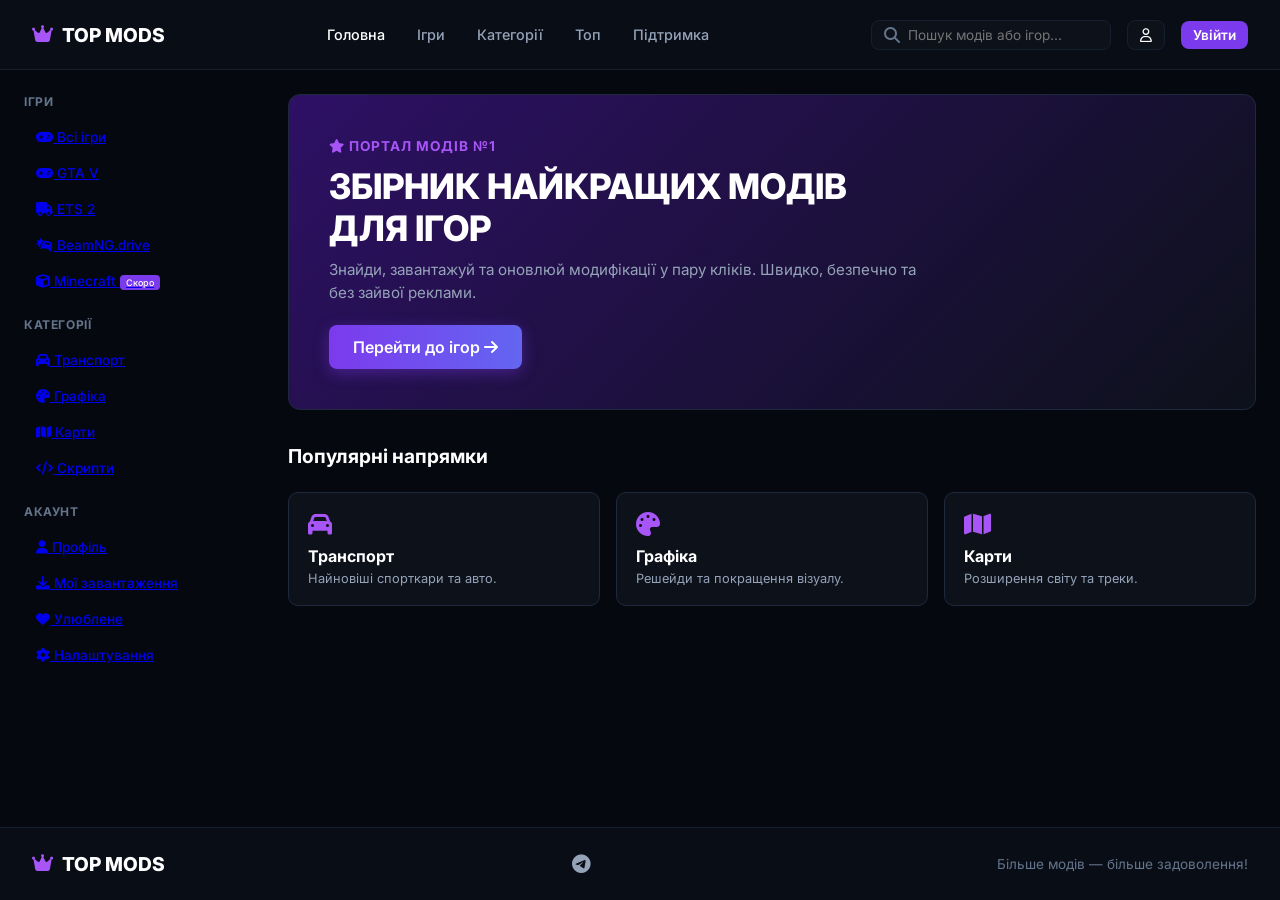
<file: index.html>
<!DOCTYPE html>
<html lang="uk">
<head>
    <meta charset="UTF-8">
    <meta name="viewport" content="width=device-width, initial-scale=1.0">
    <title>TOP MODS — Головна</title>
    <link rel="stylesheet" href="style.css">
    <link rel="stylesheet" href="https://cdnjs.cloudflare.com/ajax/libs/font-awesome/6.4.0/css/all.min.css">
    <link href="https://fonts.googleapis.com/css2?family=Inter:wght@400;500;600;700;800&display=swap" rel="stylesheet">
</head>
<body>

    <!-- Навігація -->
    <header class="navbar">
        <div class="logo"><i class="fa-solid fa-crown"></i> TOP MODS</div>
        <nav class="nav-links">
            <a href="index.html" class="active">Головна</a>
            <a href="games.html">Ігри</a>
            <a href="categories.html">Категорії</a>
            <a href="top.html">Топ</a>
            <a href="support.html">Підтримка</a>
        </nav>
        <div class="nav-right">
            <div class="search-box">
                <i class="fa-solid fa-magnifying-glass"></i>
                <input type="text" placeholder="Пошук модів або ігор...">
            </div>
            <!-- Іконка профілю веде на profile.html -->
            <a href="profile.html" class="icon-btn"><i class="fa-regular fa-user"></i></a>
            <!-- Кнопка Входу веде на auth.html -->
            <a href="auth.html" class="login-btn" style="text-decoration: none;">Увійти</a>
        </div>
    </header>

    <!-- Головний контейнер сайту -->
    <div class="main-container" style="display: flex; gap: 1.5rem; max-width: 1400px; width: 100%; margin: 0 auto; padding: 1.5rem;">
        
        <!-- Лівий сайдбар -->
        <aside class="left-sidebar" style="width: 240px; flex-shrink: 0;">
            <div class="sidebar-section-title">ІГРИ</div>
            <ul class="sidebar-list">
                <li><a href="games.html"><i class="fa-solid fa-gamepad"></i> Всі ігри</a></li>
                <li><a href="games.html"><i class="fa-solid fa-gamepad"></i> GTA V</a></li>
                <li><a href="games.html"><i class="fa-solid fa-truck"></i> ETS 2</a></li>
                <li><a href="games.html"><i class="fa-solid fa-car-burst"></i> BeamNG.drive</a></li>
                <li><a href="games.html"><i class="fa-solid fa-cube"></i> Minecraft <span style="background:#7c3aed; color:#fff; font-size:9px; padding:2px 6px; border-radius:4px; margin-left:auto;">Скоро</span></a></li>
            </ul>

            <div class="sidebar-section-title">КАТЕГОРІЇ</div>
            <ul class="sidebar-list">
                <li><a href="categories.html"><i class="fa-solid fa-car"></i> Транспорт</a></li>
                <li><a href="categories.html"><i class="fa-solid fa-palette"></i> Графіка</a></li>
                <li><a href="categories.html"><i class="fa-solid fa-map"></i> Карти</a></li>
                <li><a href="categories.html"><i class="fa-solid fa-code"></i> Скрипти</a></li>
            </ul>

            <div class="sidebar-section-title">АКАУНТ</div>
            <ul class="sidebar-list">
                <li><a href="profile.html"><i class="fa-solid fa-user"></i> Профіль</a></li>
                <li><a href="profile.html"><i class="fa-solid fa-download"></i> Мої завантаження</a></li>
                <li><a href="profile.html"><i class="fa-solid fa-heart"></i> Улюблене</a></li>
                <li><a href="profile.html"><i class="fa-solid fa-gear"></i> Налаштування</a></li>
            </ul>
        </aside>

        <!-- Центральний контент -->
        <main class="content-area" style="flex: 1; display: flex; flex-direction: column; gap: 1.5rem;">
            
            <!-- Банер -->
            <div style="background: linear-gradient(135deg, #2e1065 0%, #0d111a 100%); border: 1px solid #1f293d; border-radius: 12px; padding: 2.5rem; position: relative; overflow: hidden;">
                <div style="position: relative; z-index: 2; max-width: 600px;">
                    <span style="color: #a855f7; font-size: 0.85rem; font-weight: 700; text-transform: uppercase; letter-spacing: 1px;"><i class="fa-solid fa-star"></i> ПОРТАЛ МОДІВ №1</span>
                    <h1 style="font-size: 2.2rem; font-weight: 800; color: #fff; margin: 10px 0;">ЗБІРНИК НАЙКРАЩИХ МОДІВ ДЛЯ ІГОР</h1>
                    <p style="color: #94a3b8; font-size: 0.95rem; margin-bottom: 20px; line-height: 1.5;">Знайди, завантажуй та оновлюй модифікації у пару кліків. Швидко, безпечно та без зайвої реклами.</p>
                    <a href="games.html" style="display: inline-block; background: linear-gradient(90deg, #7c3aed, #6366f1); color: #fff; padding: 12px 24px; border-radius: 8px; font-weight: 600; text-decoration: none; box-shadow: 0 4px 15px rgba(124,58,237,0.4);">Перейти до ігор <i class="fa-solid fa-arrow-right"></i></a>
                </div>
            </div>

            <!-- Популярні напрямки -->
            <h2 style="font-size: 1.2rem; color: #fff; margin-top: 10px;">Популярні напрямки</h2>
            <div style="display: grid; grid-template-columns: repeat(3, 1fr); gap: 1rem;">
                <a href="categories.html" style="background: #0d111a; border: 1px solid #1f293d; border-radius: 10px; padding: 1.2rem; text-decoration: none; color: inherit; transition: 0.2s;" onmouseover="this.style.borderColor='#a855f7'" onmouseout="this.style.borderColor='#1f293d'">
                    <i class="fa-solid fa-car" style="font-size: 1.5rem; color: #a855f7; margin-bottom: 10px;"></i>
                    <h3 style="font-size: 1rem; color: #fff; margin-bottom: 5px;">Транспорт</h3>
                    <p style="font-size: 0.8rem; color: #94a3b8; margin: 0;">Найновіші спорткари та авто.</p>
                </a>
                <a href="categories.html" style="background: #0d111a; border: 1px solid #1f293d; border-radius: 10px; padding: 1.2rem; text-decoration: none; color: inherit; transition: 0.2s;" onmouseover="this.style.borderColor='#a855f7'" onmouseout="this.style.borderColor='#1f293d'">
                    <i class="fa-solid fa-palette" style="font-size: 1.5rem; color: #a855f7; margin-bottom: 10px;"></i>
                    <h3 style="font-size: 1rem; color: #fff; margin-bottom: 5px;">Графіка</h3>
                    <p style="font-size: 0.8rem; color: #94a3b8; margin: 0;">Решейди та покращення візуалу.</p>
                </a>
                <a href="categories.html" style="background: #0d111a; border: 1px solid #1f293d; border-radius: 10px; padding: 1.2rem; text-decoration: none; color: inherit; transition: 0.2s;" onmouseover="this.style.borderColor='#a855f7'" onmouseout="this.style.borderColor='#1f293d'">
                    <i class="fa-solid fa-map" style="font-size: 1.5rem; color: #a855f7; margin-bottom: 10px;"></i>
                    <h3 style="font-size: 1rem; color: #fff; margin-bottom: 5px;">Карти</h3>
                    <p style="font-size: 0.8rem; color: #94a3b8; margin: 0;">Розширення світу та треки.</p>
                </a>
            </div>

        </main>
    </div>

    <!-- Футер -->
    <footer>
        <div class="footer-inner">
            <div class="logo"><i class="fa-solid fa-crown"></i> TOP MODS</div>
            <div class="footer-socials"><a href="https://t.me/Privud_privud" target="_blank" style="color:inherit;"><i class="fa-brands fa-telegram"></i></a></div>
            <div class="footer-slogan">Більше модів — більше задоволення!</div>
        </div>
    </footer>

</body>
</html>
</file>
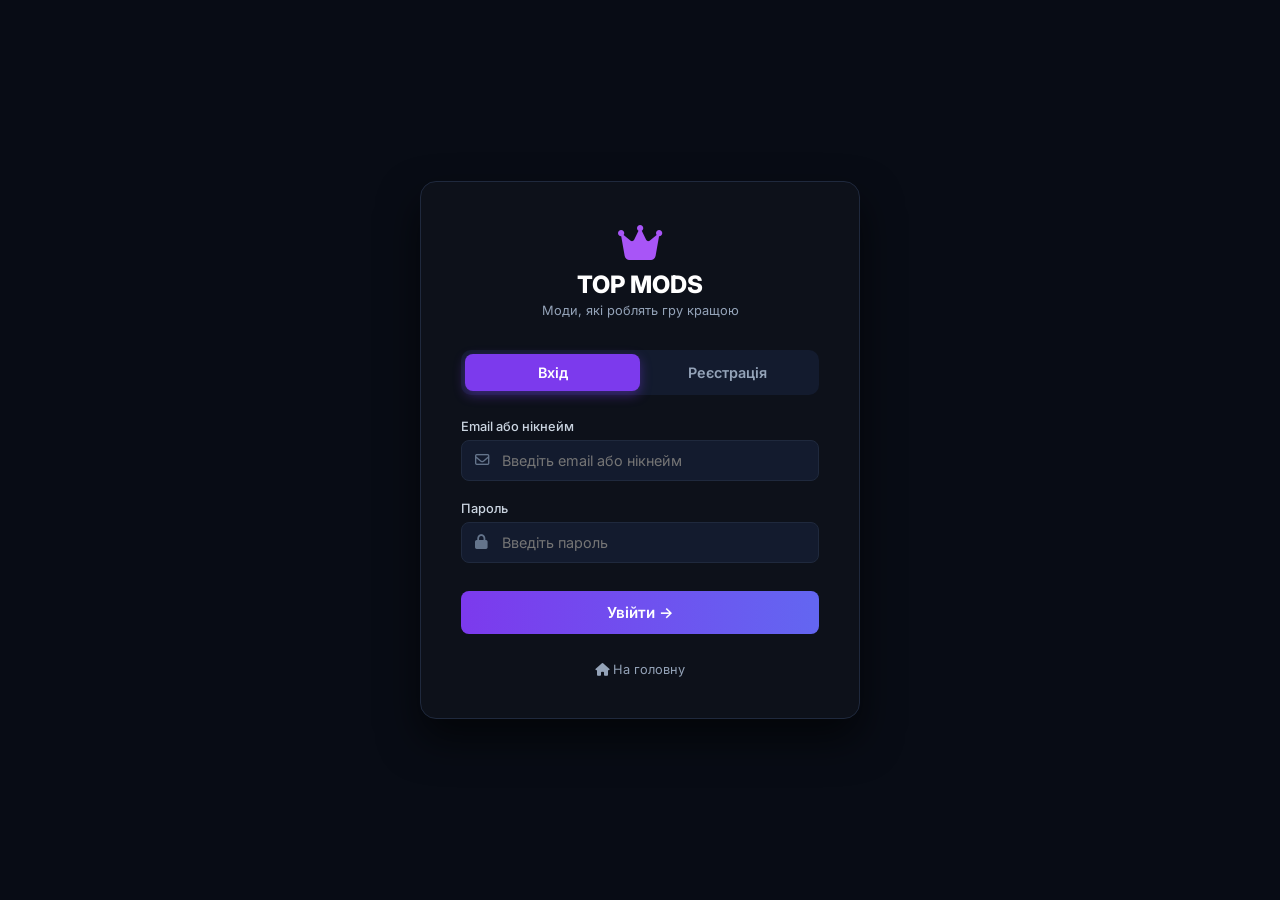
<file: auth.html>
<!DOCTYPE html>
<html lang="uk">
<head>
    <meta charset="UTF-8">
    <meta name="viewport" content="width=device-width, initial-scale=1.0">
    <title>Вхід / Реєстрація — TOP MODS</title>
    <link rel="stylesheet" href="style.css">
    <link rel="stylesheet" href="https://cdnjs.cloudflare.com/ajax/libs/font-awesome/6.4.0/css/all.min.css">
    <link href="https://fonts.googleapis.com/css2?family=Inter:wght@400;500;600;700;800&display=swap" rel="stylesheet">
    <style>
        body {
            background: #090d16 url('https://images.unsplash.com/photo-1518709268805-4e9042af9f23?q=80&w=1920&auto=format&fit=crop') no-repeat center center fixed;
            background-size: cover;
            min-height: 100vh;
            display: flex;
            align-items: center;
            justify-content: center;
            margin: 0;
            font-family: 'Inter', sans-serif;
            color: #fff;
        }
        .auth-overlay {
            position: absolute;
            top: 0; left: 0; width: 100%; height: 100%;
            background: rgba(9, 13, 22, 0.85);
            backdrop-filter: blur(8px);
            z-index: 1;
        }
        .auth-container {
            position: relative;
            z-index: 2;
            width: 100%;
            max-width: 440px;
            background: #0d111aff;
            border: 1px solid #1f293d;
            border-radius: 16px;
            padding: 2.5rem;
            box-shadow: 0 20px 40px rgba(0,0,0,0.6);
        }
        .auth-logo {
            text-align: center;
            margin-bottom: 2rem;
        }
        .auth-logo i {
            font-size: 2.5rem;
            color: #a855f7;
            margin-bottom: 0.5rem;
        }
        .auth-logo h2 {
            font-size: 1.5rem;
            font-weight: 800;
            margin: 0;
        }
        .auth-logo p {
            color: #94a3b8;
            font-size: 0.8rem;
            margin-top: 4px;
        }
        .auth-tabs {
            display: flex;
            background: #131b2e;
            border-radius: 10px;
            padding: 4px;
            margin-bottom: 1.5rem;
        }
        .auth-tab {
            flex: 1;
            text-align: center;
            padding: 10px;
            font-size: 0.9rem;
            font-weight: 600;
            color: #94a3b8;
            cursor: pointer;
            border-radius: 8px;
            border: none;
            background: transparent;
            transition: 0.2s;
        }
        .auth-tab.active {
            background: #7c3aed;
            color: #fff;
            box-shadow: 0 4px 12px rgba(124, 58, 237, 0.4);
        }
        .form-group {
            margin-bottom: 1.25rem;
        }
        .form-label {
            display: block;
            font-size: 0.8rem;
            color: #cbd5e1;
            margin-bottom: 6px;
            font-weight: 500;
        }
        .input-wrapper {
            position: relative;
            display: flex;
            align-items: center;
        }
        .input-wrapper i {
            position: absolute;
            left: 14px;
            color: #64748b;
            font-size: 0.9rem;
        }
        .input-wrapper input {
            width: 100%;
            background: #131b2e;
            border: 1px solid #1f293d;
            border-radius: 8px;
            padding: 11px 14px 11px 40px;
            color: #fff;
            font-size: 0.9rem;
            outline: none;
        }
        .input-wrapper input:focus {
            border-color: #a855f7;
        }
        .auth-btn {
            width: 100%;
            background: linear-gradient(90deg, #7c3aed, #6366f1);
            color: #fff;
            border: none;
            padding: 12px;
            border-radius: 8px;
            font-weight: 600;
            font-size: 0.95rem;
            cursor: pointer;
            margin-top: 0.5rem;
        }
        .back-home {
            text-align: center;
            margin-top: 1.5rem;
        }
        .back-home a {
            color: #94a3b8;
            font-size: 0.8rem;
            text-decoration: none;
        }
        .back-home a:hover {
            color: #a855f7;
        }
    </style>
</head>
<body>

    <div class="auth-overlay"></div>

    <div class="auth-container">
        <div class="auth-logo">
            <i class="fa-solid fa-crown"></i>
            <h2>TOP MODS</h2>
            <p>Моди, які роблять гру кращою</p>
        </div>

        <div class="auth-tabs">
            <button class="auth-tab active" type="button" onclick="setMode('login')">Вхід</button>
            <button class="auth-tab" type="button" onclick="setMode('register')">Реєстрація</button>
        </div>

        <form id="authForm" onsubmit="handleAuth(event)">
            <div class="form-group" id="nameGroup" style="display: none;">
                <label class="form-label">Нікнейм</label>
                <div class="input-wrapper">
                    <i class="fa-regular fa-user"></i>
                    <input type="text" id="usernameInput" placeholder="Ваш нікнейм">
                </div>
            </div>

            <div class="form-group">
                <label class="form-label">Email або нікнейм</label>
                <div class="input-wrapper">
                    <i class="fa-regular fa-envelope"></i>
                    <input type="text" id="emailInput" placeholder="Введіть email або нікнейм" required>
                </div>
            </div>

            <div class="form-group">
                <label class="form-label">Пароль</label>
                <div class="input-wrapper">
                    <i class="fa-solid fa-lock"></i>
                    <input type="password" id="passwordInput" placeholder="Введіть пароль" required>
                </div>
            </div>

            <button type="submit" class="auth-btn" id="submitBtn">Увійти →</button>
        </form>

        <div class="back-home">
            <a href="index.html"><i class="fa-solid fa-house"></i> На головну</a>
        </div>
    </div>

    <script>
        let isLogin = true;

        function setMode(mode) {
            isLogin = (mode === 'login');
            document.querySelectorAll('.auth-tab').forEach(t => t.classList.remove('active'));
            event.target.classList.add('active');
            
            document.getElementById('nameGroup').style.display = isLogin ? 'none' : 'block';
            document.getElementById('submitBtn').innerText = isLogin ? 'Увійти →' : 'Зареєструватися →';
        }

        function handleAuth(event) {
            event.preventDefault();
            let name = isLogin ? (document.getElementById('emailInput').value.split('@')[0]) : document.getElementById('usernameInput').value;
            if(!name) name = "Солтис Вадим";
            
            // Зберігаємо стан входу в пам'яті браузера
            localStorage.setItem('topModsUser', name);
            window.location.href = 'profile.html';
        }
    </script>
</body>
</html>
</file>
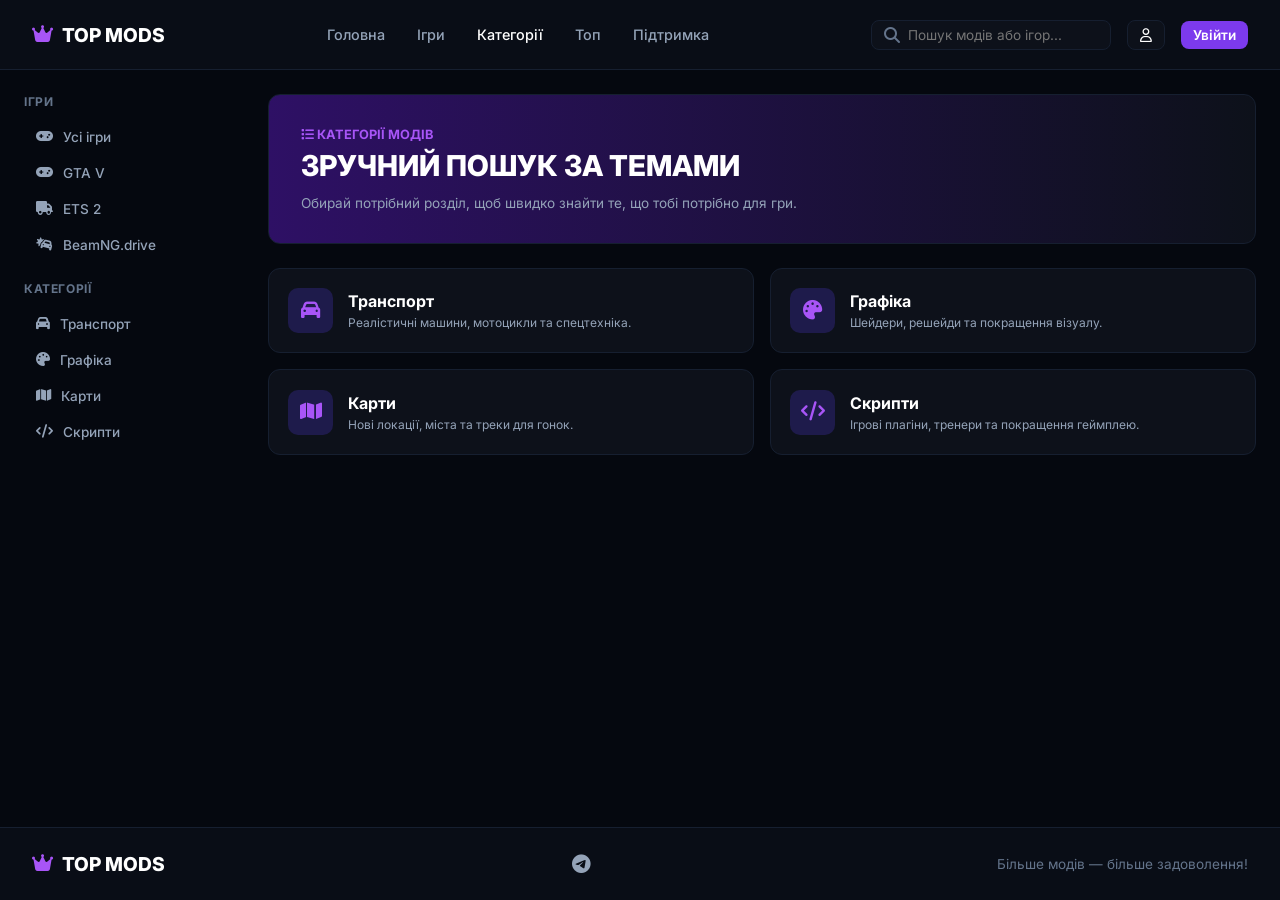
<file: categories.html>
<!DOCTYPE html>
<html lang="uk">
<head>
    <meta charset="UTF-8">
    <meta name="viewport" content="width=device-width, initial-scale=1.0">
    <title>Категорії — TOP MODS</title>
    <link rel="stylesheet" href="style.css">
    <link rel="stylesheet" href="https://cdnjs.cloudflare.com/ajax/libs/font-awesome/6.4.0/css/all.min.css">
    <link href="https://fonts.googleapis.com/css2?family=Inter:wght@400;500;600;700;800&display=swap" rel="stylesheet">
</head>
<body>

    <header class="navbar">
        <div class="logo"><i class="fa-solid fa-crown"></i> TOP MODS</div>
        <nav class="nav-links">
            <a href="index.html">Головна</a>
            <a href="games.html">Ігри</a>
            <a href="categories.html" class="active">Категорії</a>
            <a href="top.html">Топ</a>
            <a href="support.html">Підтримка</a>
        </nav>
        <div class="nav-right">
            <div class="search-box">
                <i class="fa-solid fa-magnifying-glass"></i>
                <input type="text" placeholder="Пошук модів або ігор...">
            </div>
            <button class="icon-btn" onclick="alert('Кабінет користувача')"><i class="fa-regular fa-user"></i></button>
            <button class="login-btn" onclick="alert('Сторінка входу')">Увійти</button>
        </div>
    </header>

    <div class="main-container" style="display: flex; gap: 1.5rem; max-width: 1400px; width: 100%; margin: 0 auto; padding: 1.5rem;">
        
        <aside class="left-sidebar" style="width: 220px; flex-shrink: 0;">
            <div class="sidebar-section-title">ІГРИ</div>
            <ul class="sidebar-list">
                <li><a href="games.html" style="color:inherit; text-decoration:none; display:flex; align-items:center; gap:10px; width:100%;"><i class="fa-solid fa-gamepad"></i> Усі ігри</a></li>
                <li><a href="games.html" style="color:inherit; text-decoration:none; display:flex; align-items:center; gap:10px; width:100%;"><i class="fa-solid fa-gamepad"></i> GTA V</a></li>
                <li><a href="games.html" style="color:inherit; text-decoration:none; display:flex; align-items:center; gap:10px; width:100%;"><i class="fa-solid fa-truck"></i> ETS 2</a></li>
                <li><a href="games.html" style="color:inherit; text-decoration:none; display:flex; align-items:center; gap:10px; width:100%;"><i class="fa-solid fa-car-burst"></i> BeamNG.drive</a></li>
            </ul>

            <div class="sidebar-section-title">КАТЕГОРІЇ</div>
            <ul class="sidebar-list">
                <li><a href="categories.html" class="active" style="color:inherit; text-decoration:none; display:flex; align-items:center; gap:10px; width:100%;"><i class="fa-solid fa-car"></i> Транспорт</a></li>
                <li><a href="categories.html" style="color:inherit; text-decoration:none; display:flex; align-items:center; gap:10px; width:100%;"><i class="fa-solid fa-palette"></i> Графіка</a></li>
                <li><a href="categories.html" style="color:inherit; text-decoration:none; display:flex; align-items:center; gap:10px; width:100%;"><i class="fa-solid fa-map"></i> Карти</a></li>
                <li><a href="categories.html" style="color:inherit; text-decoration:none; display:flex; align-items:center; gap:10px; width:100%;"><i class="fa-solid fa-code"></i> Скрипти</a></li>
            </ul>
        </aside>

        <main class="content-area" style="flex: 1; display: flex; flex-direction: column; gap: 1.5rem;">
            <div style="background: linear-gradient(90deg, #2e1065 0%, #0d111a 100%); border: 1px solid #161f30; border-radius: 12px; padding: 2rem;">
                <div style="font-size: 0.8rem; color: #a855f7; margin-bottom: 6px; font-weight: 700;"><i class="fa-solid fa-list"></i> КАТЕГОРІЇ МОДІВ</div>
                <h1 style="font-size: 1.8rem; font-weight: 800; margin-bottom: 0.75rem;">ЗРУЧНИЙ ПОШУК ЗА ТЕМАМИ</h1>
                <p style="color: #94a3b8; font-size: 0.85rem; max-width: 500px;">Обирай потрібний розділ, щоб швидко знайти те, що тобі потрібно для гри.</p>
            </div>

            <div style="display: grid; grid-template-columns: repeat(2, 1fr); gap: 1rem;">
                <div style="background: #0d111a; border: 1px solid #161f30; border-radius: 12px; padding: 1.2rem; display: flex; align-items: center; gap: 15px;">
                    <div style="background: #1e1b4b; color: #a855f7; width: 45px; height: 45px; border-radius: 10px; display: flex; align-items: center; justify-content: center; font-size: 1.2rem;"><i class="fa-solid fa-car"></i></div>
                    <div>
                        <h3 style="font-size: 1rem; color: #fff; margin-bottom: 4px;">Транспорт</h3>
                        <p style="color: #94a3b8; font-size: 0.75rem;">Реалістичні машини, мотоцикли та спецтехніка.</p>
                    </div>
                </div>
                <div style="background: #0d111a; border: 1px solid #161f30; border-radius: 12px; padding: 1.2rem; display: flex; align-items: center; gap: 15px;">
                    <div style="background: #1e1b4b; color: #a855f7; width: 45px; height: 45px; border-radius: 10px; display: flex; align-items: center; justify-content: center; font-size: 1.2rem;"><i class="fa-solid fa-palette"></i></div>
                    <div>
                        <h3 style="font-size: 1rem; color: #fff; margin-bottom: 4px;">Графіка</h3>
                        <p style="color: #94a3b8; font-size: 0.75rem;">Шейдери, решейди та покращення візуалу.</p>
                    </div>
                </div>
                <div style="background: #0d111a; border: 1px solid #161f30; border-radius: 12px; padding: 1.2rem; display: flex; align-items: center; gap: 15px;">
                    <div style="background: #1e1b4b; color: #a855f7; width: 45px; height: 45px; border-radius: 10px; display: flex; align-items: center; justify-content: center; font-size: 1.2rem;"><i class="fa-solid fa-map"></i></div>
                    <div>
                        <h3 style="font-size: 1rem; color: #fff; margin-bottom: 4px;">Карти</h3>
                        <p style="color: #94a3b8; font-size: 0.75rem;">Нові локації, міста та треки для гонок.</p>
                    </div>
                </div>
                <div style="background: #0d111a; border: 1px solid #161f30; border-radius: 12px; padding: 1.2rem; display: flex; align-items: center; gap: 15px;">
                    <div style="background: #1e1b4b; color: #a855f7; width: 45px; height: 45px; border-radius: 10px; display: flex; align-items: center; justify-content: center; font-size: 1.2rem;"><i class="fa-solid fa-code"></i></div>
                    <div>
                        <h3 style="font-size: 1rem; color: #fff; margin-bottom: 4px;">Скрипти</h3>
                        <p style="color: #94a3b8; font-size: 0.75rem;">Ігрові плагіни, тренери та покращення геймплею.</p>
                    </div>
                </div>
            </div>
        </main>

    </div>

    <footer>
        <div class="footer-inner">
            <div class="logo"><i class="fa-solid fa-crown"></i> TOP MODS</div>
            <div class="footer-socials"><a href="https://t.me/Privud_privud" target="_blank" style="color:inherit;"><i class="fa-brands fa-telegram"></i></a></div>
            <div class="footer-slogan">Більше модів — більше задоволення!</div>
        </div>
    </footer>
</body>
</html>
</file>
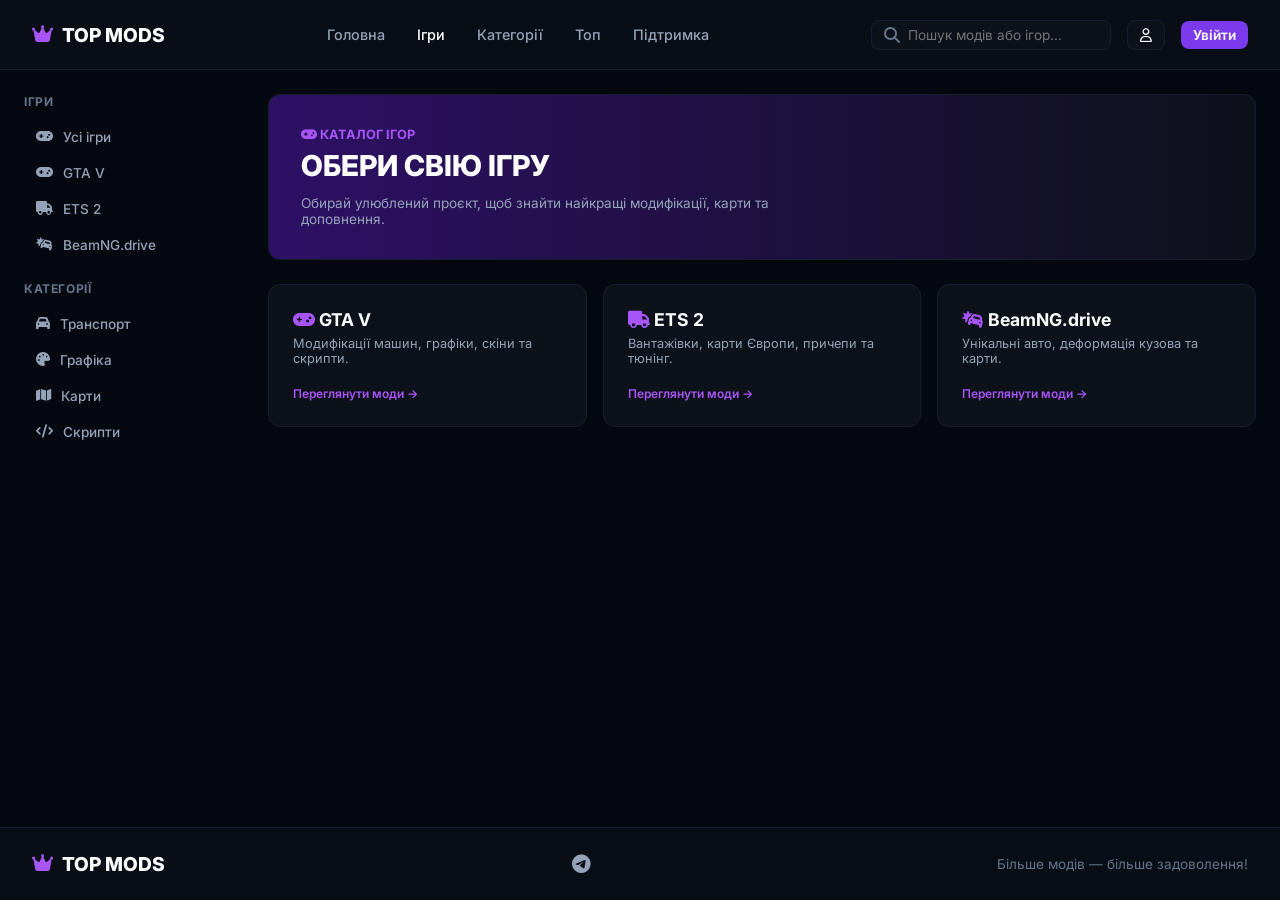
<file: games.html>
<!DOCTYPE html>
<html lang="uk">
<head>
    <meta charset="UTF-8">
    <meta name="viewport" content="width=device-width, initial-scale=1.0">
    <title>Ігри — TOP MODS</title>
    <link rel="stylesheet" href="style.css">
    <link rel="stylesheet" href="https://cdnjs.cloudflare.com/ajax/libs/font-awesome/6.4.0/css/all.min.css">
    <link href="https://fonts.googleapis.com/css2?family=Inter:wght@400;500;600;700;800&display=swap" rel="stylesheet">
</head>
<body>

    <header class="navbar">
        <div class="logo"><i class="fa-solid fa-crown"></i> TOP MODS</div>
        <nav class="nav-links">
            <a href="index.html">Головна</a>
            <a href="games.html" class="active">Ігри</a>
            <a href="categories.html">Категорії</a>
            <a href="top.html">Топ</a>
            <a href="support.html">Підтримка</a>
        </nav>
        <div class="nav-right">
            <div class="search-box">
                <i class="fa-solid fa-magnifying-glass"></i>
                <input type="text" placeholder="Пошук модів або ігор...">
            </div>
            <button class="icon-btn" onclick="alert('Кабінет користувача')"><i class="fa-regular fa-user"></i></button>
            <button class="login-btn" onclick="alert('Сторінка входу')">Увійти</button>
        </div>
    </header>

    <div class="main-container" style="display: flex; gap: 1.5rem; max-width: 1400px; width: 100%; margin: 0 auto; padding: 1.5rem;">
        
        <aside class="left-sidebar" style="width: 220px; flex-shrink: 0;">
            <div class="sidebar-section-title">ІГРИ</div>
            <ul class="sidebar-list">
                <li><a href="games.html" class="active" style="color:inherit; text-decoration:none; display:flex; align-items:center; gap:10px; width:100%;"><i class="fa-solid fa-gamepad"></i> Усі ігри</a></li>
                <li><a href="games.html" style="color:inherit; text-decoration:none; display:flex; align-items:center; gap:10px; width:100%;"><i class="fa-solid fa-gamepad"></i> GTA V</a></li>
                <li><a href="games.html" style="color:inherit; text-decoration:none; display:flex; align-items:center; gap:10px; width:100%;"><i class="fa-solid fa-truck"></i> ETS 2</a></li>
                <li><a href="games.html" style="color:inherit; text-decoration:none; display:flex; align-items:center; gap:10px; width:100%;"><i class="fa-solid fa-car-burst"></i> BeamNG.drive</a></li>
            </ul>

            <div class="sidebar-section-title">КАТЕГОРІЇ</div>
            <ul class="sidebar-list">
                <li><a href="categories.html" style="color:inherit; text-decoration:none; display:flex; align-items:center; gap:10px; width:100%;"><i class="fa-solid fa-car"></i> Транспорт</a></li>
                <li><a href="categories.html" style="color:inherit; text-decoration:none; display:flex; align-items:center; gap:10px; width:100%;"><i class="fa-solid fa-palette"></i> Графіка</a></li>
                <li><a href="categories.html" style="color:inherit; text-decoration:none; display:flex; align-items:center; gap:10px; width:100%;"><i class="fa-solid fa-map"></i> Карти</a></li>
                <li><a href="categories.html" style="color:inherit; text-decoration:none; display:flex; align-items:center; gap:10px; width:100%;"><i class="fa-solid fa-code"></i> Скрипти</a></li>
            </ul>
        </aside>

        <main class="content-area" style="flex: 1; display: flex; flex-direction: column; gap: 1.5rem;">
            <div style="background: linear-gradient(90deg, #2e1065 0%, #0d111a 100%); border: 1px solid #161f30; border-radius: 12px; padding: 2rem;">
                <div style="font-size: 0.8rem; color: #a855f7; margin-bottom: 6px; font-weight: 700;"><i class="fa-solid fa-gamepad"></i> КАТАЛОГ ІГОР</div>
                <h1 style="font-size: 1.8rem; font-weight: 800; margin-bottom: 0.75rem;">ОБЕРИ СВІЮ ІГРУ</h1>
                <p style="color: #94a3b8; font-size: 0.85rem; max-width: 500px;">Обирай улюблений проєкт, щоб знайти найкращі модифікації, карти та доповнення.</p>
            </div>

            <div style="display: grid; grid-template-columns: repeat(3, 1fr); gap: 1rem;">
                <div style="background: #0d111a; border: 1px solid #161f30; border-radius: 12px; padding: 1.5rem;">
                    <h3 style="font-size: 1.1rem; color: #fff; margin-bottom: 6px;"><i class="fa-solid fa-gamepad" style="color: #a855f7;"></i> GTA V</h3>
                    <p style="color: #94a3b8; font-size: 0.8rem; margin-bottom: 1rem;">Модифікації машин, графіки, скіни та скрипти.</p>
                    <a href="categories.html" style="font-size: 0.75rem; color: #a855f7; font-weight: 600; text-decoration: none;">Переглянути моди →</a>
                </div>
                <div style="background: #0d111a; border: 1px solid #161f30; border-radius: 12px; padding: 1.5rem;">
                    <h3 style="font-size: 1.1rem; color: #fff; margin-bottom: 6px;"><i class="fa-solid fa-truck" style="color: #a855f7;"></i> ETS 2</h3>
                    <p style="color: #94a3b8; font-size: 0.8rem; margin-bottom: 1rem;">Вантажівки, карти Європи, причепи та тюнінг.</p>
                    <a href="categories.html" style="font-size: 0.75rem; color: #a855f7; font-weight: 600; text-decoration: none;">Переглянути моди →</a>
                </div>
                <div style="background: #0d111a; border: 1px solid #161f30; border-radius: 12px; padding: 1.5rem;">
                    <h3 style="font-size: 1.1rem; color: #fff; margin-bottom: 6px;"><i class="fa-solid fa-car-burst" style="color: #a855f7;"></i> BeamNG.drive</h3>
                    <p style="color: #94a3b8; font-size: 0.8rem; margin-bottom: 1rem;">Унікальні авто, деформація кузова та карти.</p>
                    <a href="categories.html" style="font-size: 0.75rem; color: #a855f7; font-weight: 600; text-decoration: none;">Переглянути моди →</a>
                </div>
            </div>
        </main>

    </div>

    <footer>
        <div class="footer-inner">
            <div class="logo"><i class="fa-solid fa-crown"></i> TOP MODS</div>
            <div class="footer-socials"><a href="https://t.me/Privud_privud" target="_blank" style="color:inherit;"><i class="fa-brands fa-telegram"></i></a></div>
            <div class="footer-slogan">Більше модів — більше задоволення!</div>
        </div>
    </footer>
</body>
</html>
</file>
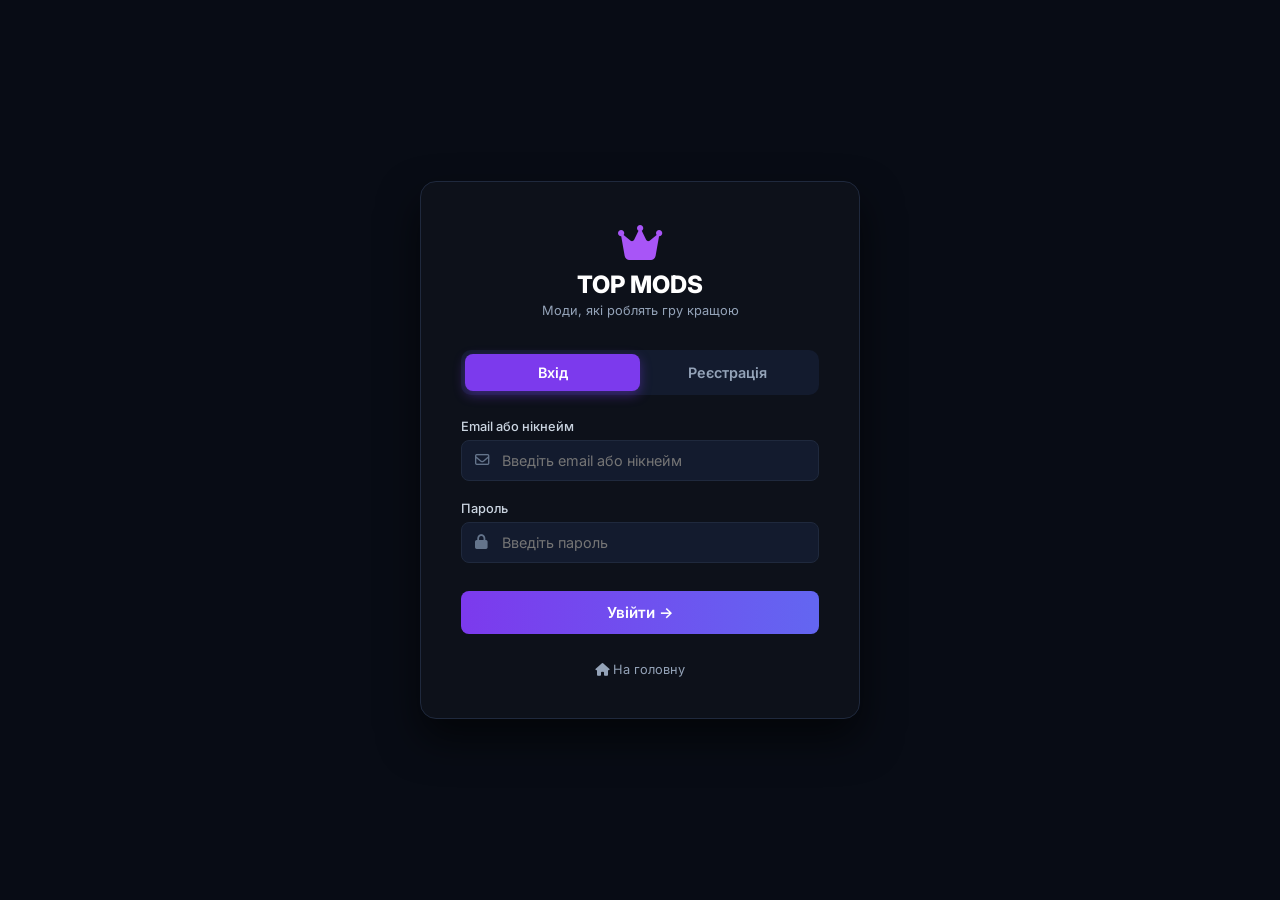
<file: profile.html>
<!DOCTYPE html>
<html lang="uk">
<head>
    <meta charset="UTF-8">
    <meta name="viewport" content="width=device-width, initial-scale=1.0">
    <title>Профіль — TOP MODS</title>
    <link rel="stylesheet" href="style.css">
    <link rel="stylesheet" href="https://cdnjs.cloudflare.com/ajax/libs/font-awesome/6.4.0/css/all.min.css">
    <link href="https://fonts.googleapis.com/css2?family=Inter:wght@400;500;600;700;800&display=swap" rel="stylesheet">
</head>
<body>

    <script>
        // Перевірка: якщо не увійшов — кидаємо на сторінку входу
        if (!localStorage.getItem('topModsUser')) {
            window.location.href = 'auth.html';
        }
    </script>

    <header class="navbar">
        <div class="logo"><i class="fa-solid fa-crown"></i> TOP MODS</div>
        <nav class="nav-links">
            <a href="index.html">Головна</a>
            <a href="games.html">Ігри</a>
            <a href="categories.html">Категорії</a>
            <a href="top.html">Топ</a>
            <a href="support.html">Підтримка</a>
        </nav>
        <div class="nav-right">
            <div class="search-box">
                <i class="fa-solid fa-magnifying-glass"></i>
                <input type="text" placeholder="Пошук модів або ігор...">
            </div>
            <a href="profile.html" class="icon-btn" style="color:#a855f7; border-color:#a855f7;"><i class="fa-regular fa-user"></i></a>
            <button onclick="logout()" class="login-btn" style="cursor:pointer; background:#ef4444; border:none;">Вийти</button>
        </div>
    </header>

    <div class="main-container" style="display: flex; gap: 1.5rem; max-width: 1400px; width: 100%; margin: 0 auto; padding: 1.5rem;">
        
        <aside class="left-sidebar" style="width: 240px; flex-shrink: 0;">
            <div class="sidebar-section-title">ІГРИ</div>
            <ul class="sidebar-list">
                <li><a href="games.html"><i class="fa-solid fa-gamepad"></i> Всі ігри</a></li>
                <li><a href="games.html"><i class="fa-solid fa-gamepad"></i> GTA V</a></li>
                <li><a href="games.html"><i class="fa-solid fa-truck"></i> ETS 2</a></li>
                <li><a href="games.html"><i class="fa-solid fa-car-burst"></i> BeamNG.drive</a></li>
            </ul>

            <div class="sidebar-section-title">АКАУНТ</div>
            <ul class="sidebar-list">
                <li class="active"><a href="profile.html"><i class="fa-solid fa-user"></i> Профіль</a></li>
                <li><a href="#" onclick="alert('Розділ у розробці')"><i class="fa-solid fa-download"></i> Мої завантаження</a></li>
                <li><a href="#" onclick="alert('Розділ у розробці')"><i class="fa-solid fa-heart"></i> Улюблене</a></li>
            </ul>
        </aside>

        <main class="content-area" style="flex: 1; display: flex; flex-direction: column; gap: 1.5rem;">
            <div style="background: linear-gradient(180deg, #131b2e 0%, #0d111a 100%); border: 1px solid #1f293d; border-radius: 12px; overflow: hidden;">
                <div style="height: 160px; background: linear-gradient(90deg, #2e1065, #111827); padding: 1.5rem; display: flex; justify-content: flex-end;">
                    <span style="background: rgba(0,0,0,0.5); color: #fff; font-size: 0.85rem; padding: 6px 14px; border-radius: 20px;"><i class="fa-solid fa-sparkles" style="color: #a855f7;"></i> Онлайн-кабінет</span>
                </div>
                <div style="padding: 0 2rem 1.5rem 2rem; display: flex; justify-content: space-between; align-items: flex-end; flex-wrap: wrap; gap: 20px;">
                    <div style="display: flex; align-items: flex-end; gap: 20px; margin-top: -50px;">
                        <div style="width: 110px; height: 110px; border-radius: 50%; background: #0d111a; border: 4px solid #7c3aed; display: flex; align-items: center; justify-content: center; box-shadow: 0 0 20px rgba(124,58,237,0.5);">
                            <i class="fa-solid fa-crown" style="font-size: 2.5rem; color: #a855f7;"></i>
                        </div>
                        <div style="margin-bottom: 5px;">
                            <h1 id="profileName" style="font-size: 1.6rem; font-weight: 800; color: #fff; margin-bottom: 2px;">Користувач</h1>
                            <p style="color: #94a3b8; font-size: 0.85rem; margin: 0;">Статус: Активний гравець</p>
                        </div>
                    </div>
                </div>
            </div>

            <div style="background: #0d111a; border: 1px solid #1f293d; border-radius: 12px; padding: 1.5rem;">
                <h3 style="font-size: 1.1rem; color: #fff; margin-bottom: 10px;"><i class="fa-solid fa-gamepad" style="color: #a855f7;"></i> Мої ігри та швидкий доступ</h3>
                <p style="color: #94a3b8; font-size: 0.85rem;">Тут зберігатимуться твої завантажені модифікації для ПК-ігор (GTA V, ETS 2, BeamNG).</p>
                <a href="games.html" style="display: inline-block; margin-top: 10px; background: #7c3aed; color: #fff; padding: 8px 16px; border-radius: 6px; font-size: 0.85rem; text-decoration: none;">Перейти до вибору ігор →</a>
            </div>
        </main>
    </div>

    <script>
        // Підставляємо ім'я, яке ввели при реєстрації/вході
        const savedUser = localStorage.getItem('topModsUser');
        if (savedUser) {
            document.getElementById('profileName').innerText = savedUser;
        }

        function logout() {
            localStorage.removeItem('topModsUser');
            window.location.href = 'index.html';
        }
    </script>
</body>
</html>
</file>
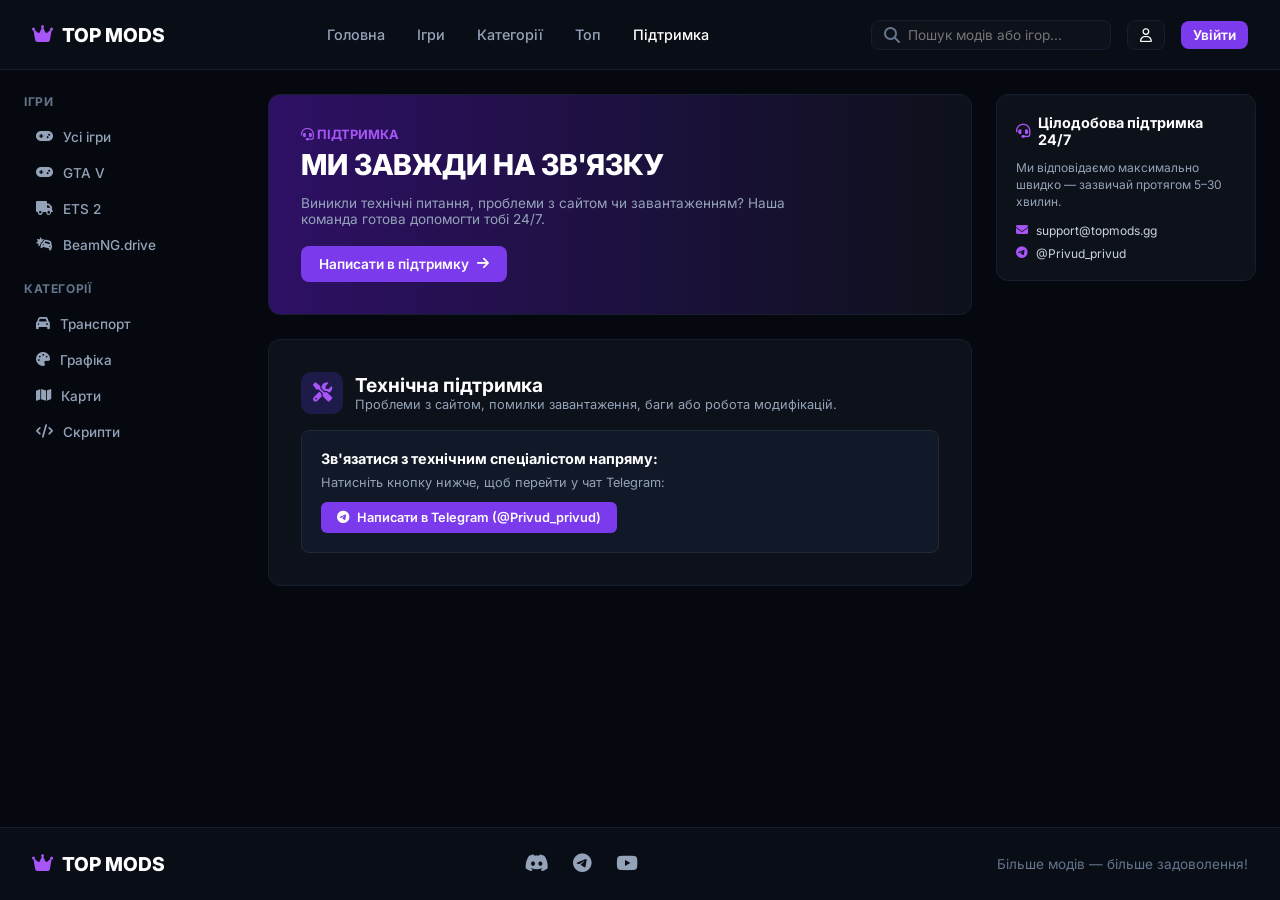
<file: support.html>
<!DOCTYPE html>
<html lang="uk">
<head>
    <meta charset="UTF-8">
    <meta name="viewport" content="width=device-width, initial-scale=1.0">
    <title>Підтримка — TOP MODS</title>
    <link rel="stylesheet" href="style.css">
    <link rel="stylesheet" href="https://cdnjs.cloudflare.com/ajax/libs/font-awesome/6.4.0/css/all.min.css">
    <link href="https://fonts.googleapis.com/css2?family=Inter:wght@400;500;600;700;800&display=swap" rel="stylesheet">
</head>
<body>

    <!-- Навігація -->
    <header class="navbar">
        <div class="logo"><i class="fa-solid fa-crown"></i> TOP MODS</div>
        <nav class="nav-links">
            <a href="index.html">Головна</a>
            <a href="games.html">Ігри</a>
            <a href="categories.html">Категорії</a>
            <a href="top.html">Топ</a>
            <a href="support.html" class="active">Підтримка</a>
        </nav>
        <div class="nav-right">
            <div class="search-box">
                <i class="fa-solid fa-magnifying-glass"></i>
                <input type="text" placeholder="Пошук модів або ігор...">
            </div>
            <button class="icon-btn"><i class="fa-regular fa-user"></i></button>
            <button class="login-btn">Увійти</button>
        </div>
    </header>

    <!-- Основний контейнер -->
    <div class="main-container" style="display: flex; gap: 1.5rem; max-width: 1400px; width: 100%; margin: 0 auto; padding: 1.5rem;">
        
        <!-- Лівий сайдбар -->
        <aside class="left-sidebar" style="width: 220px; flex-shrink: 0;">
            <div class="sidebar-section-title">ІГРИ</div>
            <ul class="sidebar-list">
                <li><i class="fa-solid fa-gamepad"></i> Усі ігри</li>
                <li><i class="fa-solid fa-gamepad"></i> GTA V</li>
                <li><i class="fa-solid fa-truck"></i> ETS 2</li>
                <li><i class="fa-solid fa-car-burst"></i> BeamNG.drive</li>
            </ul>

            <div class="sidebar-section-title">КАТЕГОРІЇ</div>
            <ul class="sidebar-list">
                <li><i class="fa-solid fa-car"></i> Транспорт</li>
                <li><i class="fa-solid fa-palette"></i> Графіка</li>
                <li><i class="fa-solid fa-map"></i> Карти</li>
                <li><i class="fa-solid fa-code"></i> Скрипти</li>
            </ul>
        </aside>

        <!-- Центральний контент -->
        <main class="content-area" style="flex: 1; display: flex; flex-direction: column; gap: 1.5rem;">
            
            <!-- Великий банер -->
            <div style="background: linear-gradient(90deg, #2e1065 0%, #0d111a 100%); border: 1px solid #161f30; border-radius: 12px; padding: 2rem; position: relative; overflow: hidden; display: flex; justify-content: space-between; align-items: center;">
                <div style="z-index: 2; max-width: 500px;">
                    <div style="font-size: 0.8rem; color: #a855f7; margin-bottom: 6px; font-weight: 700;"><i class="fa-solid fa-headset"></i> ПІДТРИМКА</div>
                    <h1 style="font-size: 1.8rem; font-weight: 800; margin-bottom: 0.75rem; line-height: 1.2;">МИ ЗАВЖДИ НА ЗВ'ЯЗКУ</h1>
                    <p style="color: #94a3b8; font-size: 0.85rem; margin-bottom: 1.2rem;">Виникли технічні питання, проблеми з сайтом чи завантаженням? Наша команда готова допомогти тобі 24/7.</p>
                    <a href="https://t.me/Privud_privud" target="_blank" style="background: #7c3aed; color: #fff; border: none; padding: 10px 18px; border-radius: 8px; font-weight: 600; text-decoration: none; display: inline-flex; align-items: center; gap: 8px; font-size: 0.85rem;">
                        Написати в підтримку <i class="fa-solid fa-arrow-right"></i>
                    </a>
                </div>
            </div>

            <!-- Блок Технічної підтримки -->
            <div style="background: #0d111a; border: 1px solid #161f30; border-radius: 12px; padding: 2rem;">
                <div style="display: flex; align-items: center; gap: 12px; margin-bottom: 1rem;">
                    <div style="background: #1e1b4b; color: #a855f7; width: 42px; height: 42px; border-radius: 10px; display: flex; align-items: center; justify-content: center; font-size: 1.2rem;">
                        <i class="fa-solid fa-screwdriver-wrench"></i>
                    </div>
                    <div>
                        <h2 style="font-size: 1.2rem; font-weight: 700; color: #fff;">Технічна підтримка</h2>
                        <p style="color: #94a3b8; font-size: 0.8rem;">Проблеми з сайтом, помилки завантаження, баги або робота модифікацій.</p>
                    </div>
                </div>

                <div style="background: #111827; border: 1px solid #1f2937; border-radius: 8px; padding: 1.2rem; margin-top: 1rem;">
                    <h4 style="font-size: 0.9rem; color: #fff; margin-bottom: 8px;">Зв'язатися з технічним спеціалістом напряму:</h4>
                    <p style="color: #94a3b8; font-size: 0.8rem; margin-bottom: 12px;">Натисніть кнопку нижче, щоб перейти у чат Telegram:</p>
                    <a href="https://t.me/Privud_privud" target="_blank" style="background: #7c3aed; color: #fff; border: none; padding: 8px 16px; border-radius: 6px; font-weight: 600; font-size: 0.8rem; text-decoration: none; display: inline-flex; align-items: center; gap: 8px;">
                        <i class="fa-brands fa-telegram"></i> Написати в Telegram (@Privud_privud)
                    </a>
                </div>
            </div>

        </main>

        <!-- Правий сайдбар -->
        <aside style="width: 260px; flex-shrink: 0; display: flex; flex-direction: column; gap: 1rem;">
            <div style="background: #0d111a; border: 1px solid #161f30; border-radius: 12px; padding: 1.2rem;">
                <div style="font-size: 0.9rem; font-weight: 700; color: #fff; margin-bottom: 12px; display: flex; align-items: center; gap: 8px;">
                    <i class="fa-solid fa-headset" style="color: #a855f7;"></i> Цілодобова підтримка 24/7
                </div>
                <p style="font-size: 0.75rem; color: #94a3b8; margin-bottom: 12px; line-height: 1.4;">Ми відповідаємо максимально швидко — зазвичай протягом 5–30 хвилин.</p>
                
                <div style="display: flex; flex-direction: column; gap: 8px; font-size: 0.75rem; color: #cbd5e1;">
                    <div style="display: flex; align-items: center; gap: 8px;"><i class="fa-solid fa-envelope" style="color: #a855f7;"></i> support@topmods.gg</div>
                    <a href="https://t.me/Privud_privud" target="_blank" style="color: #cbd5e1; text-decoration: none; display: flex; align-items: center; gap: 8px;"><i class="fa-brands fa-telegram" style="color: #a855f7;"></i> @Privud_privud</a>
                </div>
            </div>
        </aside>

    </div>

    <!-- Футер -->
    <footer>
        <div class="footer-inner">
            <div class="logo"><i class="fa-solid fa-crown"></i> TOP MODS</div>
            <div class="footer-socials">
                <i class="fa-brands fa-discord"></i>
                <i class="fa-brands fa-telegram"></i>
                <i class="fa-brands fa-youtube"></i>
            </div>
            <div class="footer-slogan">Більше модів — більше задоволення!</div>
        </div>
    </footer>

</body>
</html>
</file>
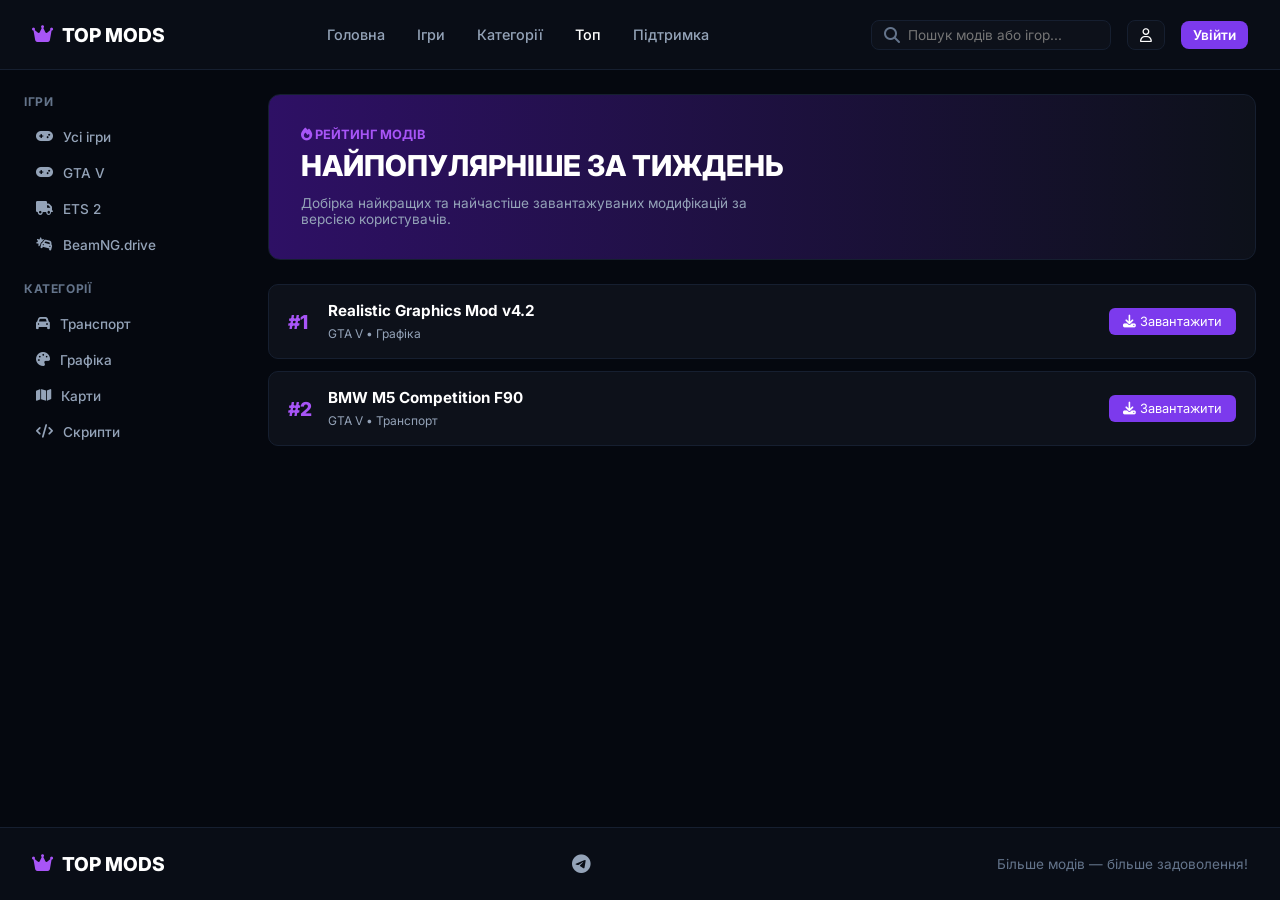
<file: top.html>
<!DOCTYPE html>
<html lang="uk">
<head>
    <meta charset="UTF-8">
    <meta name="viewport" content="width=device-width, initial-scale=1.0">
    <title>Топ — TOP MODS</title>
    <link rel="stylesheet" href="style.css">
    <link rel="stylesheet" href="https://cdnjs.cloudflare.com/ajax/libs/font-awesome/6.4.0/css/all.min.css">
    <link href="https://fonts.googleapis.com/css2?family=Inter:wght@400;500;600;700;800&display=swap" rel="stylesheet">
</head>
<body>

    <header class="navbar">
        <div class="logo"><i class="fa-solid fa-crown"></i> TOP MODS</div>
        <nav class="nav-links">
            <a href="index.html">Головна</a>
            <a href="games.html">Ігри</a>
            <a href="categories.html">Категорії</a>
            <a href="top.html" class="active">Топ</a>
            <a href="support.html">Підтримка</a>
        </nav>
        <div class="nav-right">
            <div class="search-box">
                <i class="fa-solid fa-magnifying-glass"></i>
                <input type="text" placeholder="Пошук модів або ігор...">
            </div>
            <button class="icon-btn" onclick="alert('Кабінет користувача')"><i class="fa-regular fa-user"></i></button>
            <button class="login-btn" onclick="alert('Сторінка входу')">Увійти</button>
        </div>
    </header>

    <div class="main-container" style="display: flex; gap: 1.5rem; max-width: 1400px; width: 100%; margin: 0 auto; padding: 1.5rem;">
        
        <aside class="left-sidebar" style="width: 220px; flex-shrink: 0;">
            <div class="sidebar-section-title">ІГРИ</div>
            <ul class="sidebar-list">
                <li><a href="games.html" style="color:inherit; text-decoration:none; display:flex; align-items:center; gap:10px; width:100%;"><i class="fa-solid fa-gamepad"></i> Усі ігри</a></li>
                <li><a href="games.html" style="color:inherit; text-decoration:none; display:flex; align-items:center; gap:10px; width:100%;"><i class="fa-solid fa-gamepad"></i> GTA V</a></li>
                <li><a href="games.html" style="color:inherit; text-decoration:none; display:flex; align-items:center; gap:10px; width:100%;"><i class="fa-solid fa-truck"></i> ETS 2</a></li>
                <li><a href="games.html" style="color:inherit; text-decoration:none; display:flex; align-items:center; gap:10px; width:100%;"><i class="fa-solid fa-car-burst"></i> BeamNG.drive</a></li>
            </ul>

            <div class="sidebar-section-title">КАТЕГОРІЇ</div>
            <ul class="sidebar-list">
                <li><a href="categories.html" style="color:inherit; text-decoration:none; display:flex; align-items:center; gap:10px; width:100%;"><i class="fa-solid fa-car"></i> Транспорт</a></li>
                <li><a href="categories.html" style="color:inherit; text-decoration:none; display:flex; align-items:center; gap:10px; width:100%;"><i class="fa-solid fa-palette"></i> Графіка</a></li>
                <li><a href="categories.html" style="color:inherit; text-decoration:none; display:flex; align-items:center; gap:10px; width:100%;"><i class="fa-solid fa-map"></i> Карти</a></li>
                <li><a href="categories.html" style="color:inherit; text-decoration:none; display:flex; align-items:center; gap:10px; width:100%;"><i class="fa-solid fa-code"></i> Скрипти</a></li>
            </ul>
        </aside>

        <main class="content-area" style="flex: 1; display: flex; flex-direction: column; gap: 1.5rem;">
            <div style="background: linear-gradient(90deg, #2e1065 0%, #0d111a 100%); border: 1px solid #161f30; border-radius: 12px; padding: 2rem;">
                <div style="font-size: 0.8rem; color: #a855f7; margin-bottom: 6px; font-weight: 700;"><i class="fa-solid fa-fire"></i> РЕЙТИНГ МОДІВ</div>
                <h1 style="font-size: 1.8rem; font-weight: 800; margin-bottom: 0.75rem;">НАЙПОПУЛЯРНІШЕ ЗА ТИЖДЕНЬ</h1>
                <p style="color: #94a3b8; font-size: 0.85rem; max-width: 500px;">Добірка найкращих та найчастіше завантажуваних модифікацій за версією користувачів.</p>
            </div>

            <div style="display: flex; flex-direction: column; gap: 0.75rem;">
                <div style="background: #0d111a; border: 1px solid #161f30; border-radius: 10px; padding: 1rem 1.2rem; display: flex; align-items: center; justify-content: space-between;">
                    <div style="display: flex; align-items: center; gap: 15px;">
                        <span style="font-size: 1.2rem; font-weight: 800; color: #a855f7; width: 25px;">#1</span>
                        <div>
                            <h4 style="color: #fff; font-size: 0.95rem; margin-bottom: 2px;">Realistic Graphics Mod v4.2</h4>
                            <span style="color: #94a3b8; font-size: 0.75rem;">GTA V • Графіка</span>
                        </div>
                    </div>
                    <button onclick="alert('Завантаження розпочато!')" style="background: #7c3aed; color: #fff; border: none; padding: 6px 14px; border-radius: 6px; font-size: 0.8rem; cursor: pointer;"><i class="fa-solid fa-download"></i> Завантажити</button>
                </div>

                <div style="background: #0d111a; border: 1px solid #161f30; border-radius: 10px; padding: 1rem 1.2rem; display: flex; align-items: center; justify-content: space-between;">
                    <div style="display: flex; align-items: center; gap: 15px;">
                        <span style="font-size: 1.2rem; font-weight: 800; color: #a855f7; width: 25px;">#2</span>
                        <div>
                            <h4 style="color: #fff; font-size: 0.95rem; margin-bottom: 2px;">BMW M5 Competition F90</h4>
                            <span style="color: #94a3b8; font-size: 0.75rem;">GTA V • Транспорт</span>
                        </div>
                    </div>
                    <button onclick="alert('Завантаження розпочато!')" style="background: #7c3aed; color: #fff; border: none; padding: 6px 14px; border-radius: 6px; font-size: 0.8rem; cursor: pointer;"><i class="fa-solid fa-download"></i> Завантажити</button>
                </div>
            </div>
        </main>

    </div>

    <footer>
        <div class="footer-inner">
            <div class="logo"><i class="fa-solid fa-crown"></i> TOP MODS</div>
            <div class="footer-socials"><a href="https://t.me/Privud_privud" target="_blank" style="color:inherit;"><i class="fa-brands fa-telegram"></i></a></div>
            <div class="footer-slogan">Більше модів — більше задоволення!</div>
        </div>
    </footer>
</body>
</html>
</file>
<file: style.css>
* {
    margin: 0;
    padding: 0;
    box-sizing: border-box;
    font-family: 'Inter', sans-serif;
}

body {
    background-color: #05080f;
    color: #ffffff;
    min-height: 100vh;
    display: flex;
    flex-direction: column;
}

/* Навігація */
.navbar {
    height: 70px;
    background-color: #090d16;
    border-bottom: 1px solid #161f30;
    display: flex;
    align-items: center;
    justify-content: space-between;
    padding: 0 2rem;
    position: sticky;
    top: 0;
    z-index: 1000;
}

.logo {
    font-size: 1.2rem;
    font-weight: 800;
    color: #fff;
    display: flex;
    align-items: center;
    gap: 8px;
}

.logo i {
    color: #a855f7;
}

.nav-links {
    display: flex;
    gap: 2rem;
}

.nav-links a {
    text-decoration: none;
    color: #94a3b8;
    font-size: 0.9rem;
    font-weight: 500;
    transition: color 0.2s;
}

.nav-links a:hover,
.nav-links a.active {
    color: #ffffff;
}

.nav-right {
    display: flex;
    align-items: center;
    gap: 1rem;
}

.search-box {
    background: #0d111a;
    border: 1px solid #161f30;
    border-radius: 8px;
    padding: 6px 12px;
    display: flex;
    align-items: center;
    gap: 8px;
    width: 240px;
}

.search-box input {
    background: transparent;
    border: none;
    color: #fff;
    font-size: 0.85rem;
    outline: none;
    width: 100%;
}

.search-box i {
    color: #64748b;
}

.icon-btn, .login-btn {
    background: #0d111a;
    border: 1px solid #161f30;
    color: #fff;
    padding: 6px 12px;
    border-radius: 8px;
    cursor: pointer;
    font-size: 0.85rem;
    font-weight: 600;
}

.login-btn {
    background: #7c3aed;
    border: none;
}

.login-btn:hover {
    background: #6d28d9;
}

/* Основний контент та сайдбар */
.main-container {
    display: flex;
    flex: 1;
    max-width: 1400px;
    width: 100%;
    margin: 0 auto;
    padding: 1.5rem;
    gap: 1.5rem;
}

.left-sidebar {
    width: 240px;
    flex-shrink: 0;
}

.sidebar-section-title {
    font-size: 0.75rem;
    font-weight: 700;
    color: #64748b;
    letter-spacing: 0.05em;
    margin-bottom: 0.75rem;
    margin-top: 1.25rem;
}

.sidebar-section-title:first-child {
    margin-top: 0;
}

.sidebar-list {
    list-style: none;
    display: flex;
    flex-direction: column;
    gap: 4px;
}

.sidebar-list li {
    padding: 8px 12px;
    border-radius: 8px;
    color: #94a3b8;
    font-size: 0.85rem;
    font-weight: 500;
    cursor: pointer;
    display: flex;
    align-items: center;
    gap: 10px;
}

.sidebar-list li:hover {
    background: #0d111a;
    color: #fff;
}

.sidebar-list li.active {
    background: #7c3aed;
    color: #fff;
}

.content-area {
    flex: 1;
    display: flex;
    flex-direction: column;
    gap: 1.5rem;
}

/* Банер */
.hero-banner {
    background: linear-gradient(90deg, #1e1b4b 0%, #0d111a 100%);
    border: 1px solid #161f30;
    border-radius: 12px;
    padding: 2.5rem;
}

/* Футер */
footer {
    background-color: #090d16;
    border-top: 1px solid #161f30;
    padding: 1.5rem 2rem;
    margin-top: auto;
}

.footer-inner {
    max-width: 1400px;
    margin: 0 auto;
    display: flex;
    justify-content: space-between;
    align-items: center;
}

.footer-socials {
    display: flex;
    gap: 1.5rem;
    color: #94a3b8;
    font-size: 1.2rem;
}

.footer-slogan {
    color: #64748b;
    font-size: 0.85rem;
}
</file>
